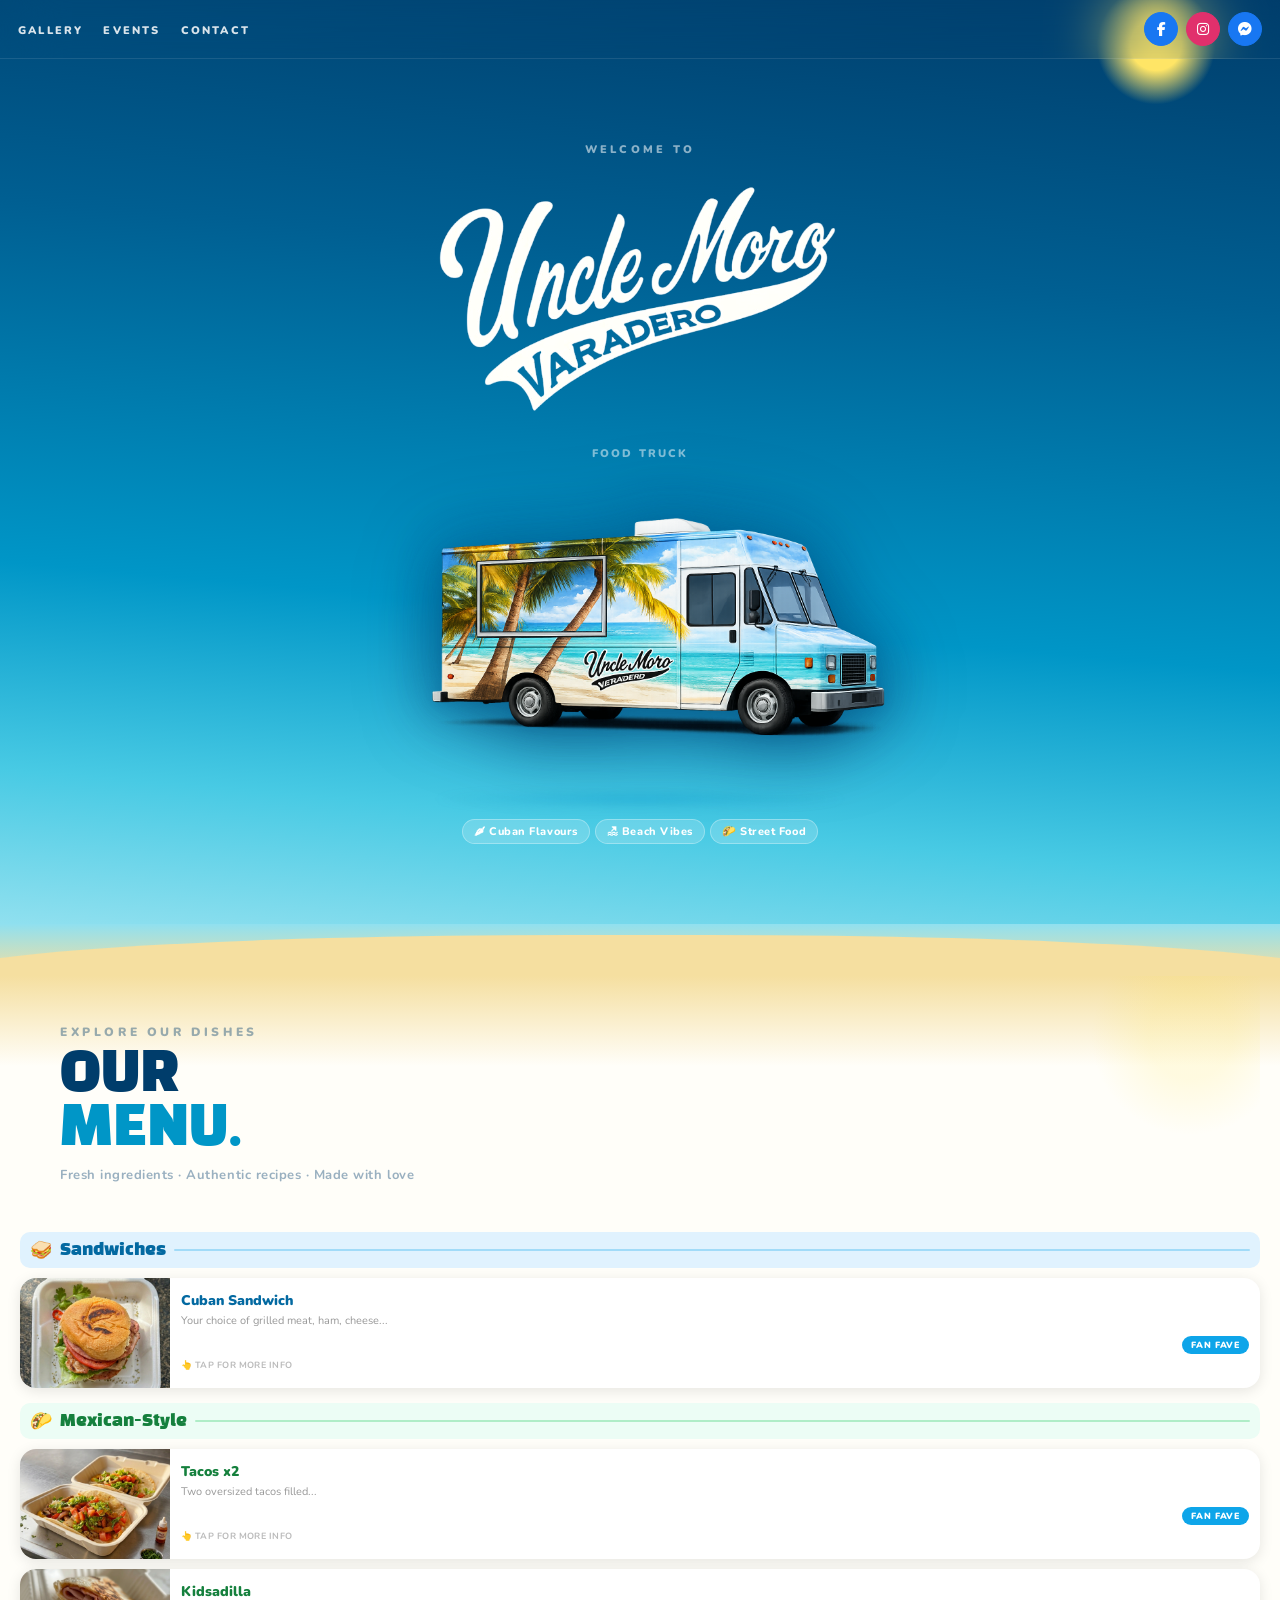
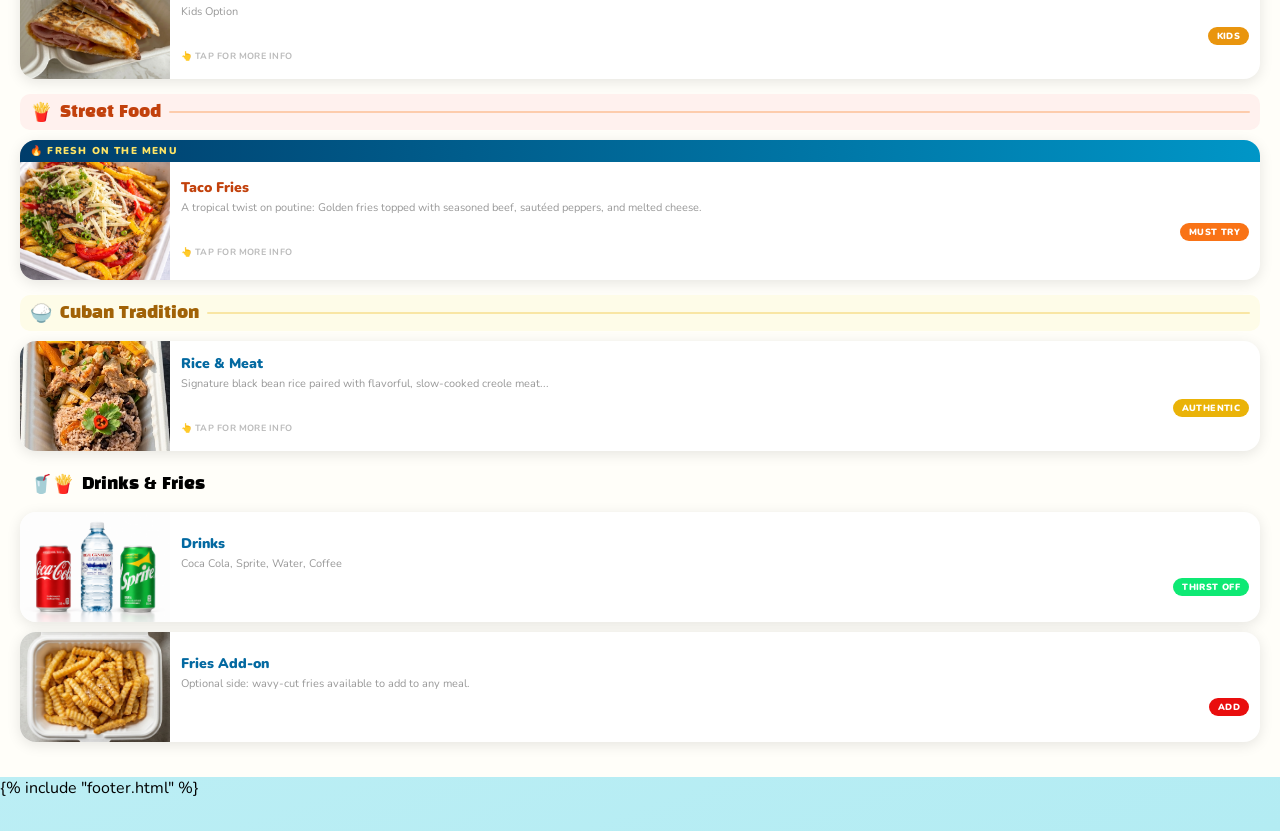
<file: templates/index.html>
<!DOCTYPE html>
<html lang="en">
<head>

<meta charset="utf-8">
<meta name="viewport" content="width=device-width, initial-scale=1, viewport-fit=cover">
<meta name="theme-color" content="#0096c7">

<meta property="og:title" content="Uncle Moro Varadero Food Truck">
<meta property="og:description" content="Authentic Cuban & Street Food.">
<meta property="og:image" content="https://menu-foodtruck.onrender.com/static/images/truck2.png">
<meta property="og:url" content="https://menu-foodtruck.onrender.com">
<meta property="og:type" content="website">

<link href="https://fonts.googleapis.com/css2?family=Pacifico&family=Nunito:wght@400;600;700;800;900&family=Black+Han+Sans&display=swap" rel="stylesheet">
<link rel="stylesheet" href="https://cdnjs.cloudflare.com/ajax/libs/font-awesome/6.5.0/css/all.min.css">
<link rel="stylesheet" href="/static/css/estilo.css">

<title>Uncle Moro Varadero Food Truck</title>

</head>

<body>

<!-- HEADER -->
<div class="hdr">
  <!-- truck photo as subtle background -->
  <div class="truck-bg"></div>

  <nav class="topbar">
    <ul class="topbar-links">
      <li><a href="#">Gallery</a></li>
      <li><a href="#">Events</a></li>
      <li><a href="#info">Contact</a></li>
    </ul>
    <div class="topbar-socials">
      <a href="https://facebook.com/UncleMoroVaraderoFoodTruck" style="background: #1877f2; border-color: #1877f2;" target="_blank" class="soc-btn fb" title="Facebook"><i class="fa-brands fa-facebook-f"></i></a>
      <a href="https://instagram.com/uncle_moro_varadero_food_truck" style="background: #e1306c; border-color: #e1306c;" target="_blank" class="soc-btn ig" title="Instagram"><i class="fa-brands fa-instagram"></i></a>
      <a href="https://m.me/Uncle Moro Varadero Food Truck" style="background: #1877f2; border-color: #1877f2;" target="_blank" class="soc-btn wa" title="Messenger"><i class="fa-brands fa-facebook-messenger"></i></a>
    </div>
  </nav>

  <div class="hdr-inner">
    <div class="brand-eyebrow">Welcome to</div>
 
    <!-- logo circle -->
    <div class="logo-wrap">
      <img src="/static/images/logo.png" alt="Uncle Moro Varadero">
    </div>
 
    <!-- 3D truck image — replaces old truck.png -->
    <div class="brand-loc">Food Truck
      <img src="/static/images/truck2.png" alt="Uncle Moro Food Truck">
    </div>
 
    <div class="pills">
      <span class="pill">🌶 Cuban Flavours</span>
      <span class="pill">🏖 Beach Vibes</span>
      <span class="pill">🌮 Street Food</span>
    </div>
  </div>
</div>

<div class="sand-wrap"></div>

<div class="body">

<div class="menu-intro">
    <div class="menu-intro-text">
      <div class="menu-intro-eyebrow">Explore our dishes</div>
      <div class="menu-intro-title">Our <br><em>Menu.</em></div>
      <div class="menu-intro-sub">Fresh ingredients · Authentic recipes · Made with love</div>
    </div>
  </div>

<!-- SANDWICHES -->
<div class="sec cb">
  <div class="sec-row" style="margin-top: 0 !important;">
    <span class="sec-emoji">🥪</span>
    <span class="sec-name">Sandwiches</span>
    <div class="sec-rule"></div>
  </div>

  <div class="grid g1">

    <div class="card cb wide" onclick="location.href='plates?plate=cuban'">

      <div class="ph ph-bg" style="background:#dbeafe;"><img src="/static/images/pan3.png" style="width:150px; height:110px; object-fit:cover;"></div>

      <div class="card-body">
        <div class="card-name">Cuban Sandwich</div>
        <div class="card-desc">Your choice of grilled meat, ham, cheese...</div>

        <div class="card-btm">
          <span class="price"></span>
          <span class="badge" style="background:#0ea5e9;color:#fff;">Fan Fave</span>
        </div>

        <div class="tap-hint">👆 Tap for more info</div>
      </div>

    </div>

  </div>

</div>


<!-- MEXICAN -->
<div class="sec li">

  <div class="sec-row">
    <span class="sec-emoji">🌮</span>
    <span class="sec-name">Mexican-Style</span>
    <div class="sec-rule"></div>
  </div>

  <div class="grid g1">

    <div class="card cb wide" onclick="location.href='plates?plate=tacos'">

      <div class="ph ph-bg" style="background:#dbeafe;"><img src="/static/images/tacos2.png" style="width:150px; height:110px; object-fit:cover;"></div>

      <div class="card-body">
        <div class="card-name">Tacos x2</div>
        <div class="card-desc">Two oversized tacos filled...</div>

        <div class="card-btm">
          <span class="price"></span>
          <span class="badge" style="background:#0ea5e9;color:#fff;">Fan Fave</span>
        </div>

        <div class="tap-hint">👆 Tap for more info</div>
      </div>

    </div>

  </div>
  <div class="grid g1">

    <div class="card cb wide" onclick="location.href='plates?plate=quesadilla'">

      <div class="ph ph-bg" style="background:#dbeafe;"><img src="/static/images/kid2.png" style="width:150px; height:110px; object-fit:cover;"></div>

      <div class="card-body">
        <div class="card-name">Kidsadilla</div>
        <div class="card-desc">Kids Option</div>

        <div class="card-btm">
          <span class="price"></span>
          <span class="badge" style="background:#e9950e;color:#fff;">Kids</span>
        </div>

        <div class="tap-hint">👆 Tap for more info</div>
      </div>

    </div>

  </div>
</div>


<!-- STREET FOOD -->
<div class="sec cr">

  <div class="sec-row">
    <span class="sec-emoji">🍟</span>
    <span class="sec-name">Street Food</span>
    <div class="sec-rule"></div>
  </div>

  <div class="grid g1">

    <div class="card cb wide" onclick="location.href='plates?plate=tacofries'">

      <div class="star-strip">🔥 FRESH ON THE MENU</div>

      <div class="ph ph-bg" style="background:#fff1ee;"><img src="/static/images/fries2.JPG" style="width:150px; height:140px; object-fit:cover;"></div>

      <div class="card-body" style="margin-top: 20px;">

        <div class="card-name">Taco Fries</div>
        <div class="card-desc">A tropical twist on poutine: Golden fries topped with seasoned beef, sautéed peppers, and melted cheese.</div>

        <div class="card-btm">
          <span class="price"></span>
          <span class="badge" style="background:#f97316;color:#fff;">Must Try</span>
        </div>

        <div class="tap-hint">👆 Tap for more info</div>

      </div>

    </div>

  </div>

</div>


<!-- CUBAN BOWLS -->
<div class="sec go">

  <div class="sec-row">
    <span class="sec-emoji">🍚</span>
    <span class="sec-name">Cuban Tradition</span>
    <div class="sec-rule"></div>
  </div>

  <div class="grid g1">

    <div class="card cb wide" onclick="location.href='plates?plate=rice'">

      <div class="ph ph-bg" style="background:#fff1ee;"><img src="/static/images/rice.png" style="width:150px; height:110px; object-fit:cover;"></div>

      <div class="card-body">

        <div class="card-name">Rice & Meat</div>
        <div class="card-desc">Signature black bean rice paired with flavorful, slow-cooked creole meat...</div>

        <div class="card-btm">
          <span class="price"></span>
          <span class="badge" style="background:#eab308;color:#fff;">Authentic</span>
        </div>

        <div class="tap-hint">👆 Tap for more info</div>

      </div>

    </div>

  </div>

</div>

<!-- Drinks -->
<div class="sec di">

  <div class="sec-row">
    <span class="sec-emoji">🥤🍟</span>
    <span class="sec-name">Drinks & Fries</span>
    <div class="sec-rule"></div>
  </div>

  <div class="grid g1">

    <div class="card cb wide" >

      <div class="ph ph-bg" style="background:#dbeafe;"><img src="/static/images/drinks.png" style="width:150px; height:110px; object-fit:cover;"></div>

      <div class="card-body">
        <div class="card-name">Drinks</div>
        <div class="card-desc">Coca Cola, Sprite, Water, Coffee</div>

        <div class="card-btm">
          <span class="price"></span>
          <span class="badge" style="background:#0ee974;color:#fff;">Thirst off</span>
        </div>
      </div>

    </div>

  </div>
  <div class="grid g1">

    <div class="card cb wide">

      <div class="ph ph-bg" style="background:#dbeafe;"><img src="/static/images/solo_fries.png" style="width:150px; height:110px; object-fit:cover;"></div>

      <div class="card-body">
        <div class="card-name">Fries Add-on</div>
        <div class="card-desc">Optional side: wavy-cut fries available to add to any meal.</div>

        <div class="card-btm">
          <span class="price"></span>
          <span class="badge" style="background:#e90e0e;color:#fff;">Add</span>
        </div>

      </div>

    </div>

  </div>
</div>



</div>


<!-- FOOTER -->
{% include "footer.html" %}

<!-- JS -->
<script src="/static/js/script.js"></script>

</body>
</html>
</file>
<file: static/css/estilo.css>
:root {
  --ocean: #0096c7;
  --deep: #003d6b;
  --sand: #f5dfa0;
  --coral: #f97316;
  --lime: #22c55e;
  --gold: #eab308;
  --sky: #90e0ef;
  --coral: #ff6b35;
}
* { box-sizing: border-box; margin: 0; padding: 0; }
body {
  font-family: 'Nunito', sans-serif;
  background: linear-gradient(160deg, #e0f7fa 0%, #b3ecf3 100%);
  min-height: 100vh;
  padding: 0 0 2rem; 
}


/* ─── HEADER ─── */
.hdr {
  margin-top: 0;
  position: relative;
  text-align: center;
  overflow: hidden;
  padding: clamp(1.2rem, 4vw, 2rem) 1rem clamp(3rem, 8vw, 5rem);
  background: linear-gradient(185deg, #003d6b 0%, #005f92 30%, #0096c7 65%, #48cae4 85%, #90e0ef 100%);
}
 
/* sun decoration */
.hdr::before {
  content: '';
  position: absolute; top: -15px; right: 5%;
  width: clamp(70px, 16vw, 120px); height: clamp(70px, 16vw, 120px);
  background: radial-gradient(circle, #ffe566 30%, transparent 70%);
  pointer-events: none;
}
 
/* shimmer lines */
.shimmer {
  position: absolute; bottom: 40px; left: 0; right: 0; height: 24px;
  background: repeating-linear-gradient(90deg, rgba(255,255,255,.08) 0, rgba(255,255,255,.08) 3px, transparent 3px, transparent 18px);
}
 
/* ── truck background image ── */
.truck-bg {
  position: absolute;
  inset: 0;
  background-size: cover;
  background-position: center 45%;
  opacity: .18;
  pointer-events: none;
}
 
/* ── content ── */
.hdr-inner {
  margin-top: 110px;
  position: relative;
  z-index: 2;
  display: flex;
  flex-direction: column;
  align-items: center;
}

 
.brand-eyebrow {
  font-size: clamp(9px, 1.8vw, 11px);
  font-weight: 900;
  letter-spacing: .3em;
  text-transform: uppercase;
  color: rgba(255,255,255,.55);
}
.logo-wrap {
  margin: clamp(8px, 2.5vw, 18px) auto;
  width: clamp(220px, 60vw, 420px);
  animation: logo-drop .9s .1s cubic-bezier(.22,1,.36,1) both;
}
@keyframes logo-drop {
  from { opacity: 0; transform: translateY(-18px) scale(.9); }
  to   { opacity: 1; transform: translateY(0) scale(1); }
}
.logo-wrap img {
  width: 100%;
  height: auto;
  display: block;
  /* blanco puro + glow cálido dorado para hacer match con el sol/arena del camión */
  filter: invert(1) brightness(1.1) drop-shadow(0 15px 35px rgba(0, 0, 0, -0.5));
}
 
/* ── TRUCK 3D IMAGE ── */
.brand-loc {
  width: 100%;
  position: relative;
  margin-top: clamp(-10px, -2vw, -6px);
  /* negative margin pulls truck up, overlapping logo area slightly */
}

.brand-loc img {
  width: clamp(260px, 88vw, 520px);
  max-width: 100%;
  height: auto;
  display: block;
  margin: 0 auto;

  /* key visual effects */
  filter:
    drop-shadow(0 -8px 24px rgba(0, 150, 200, .35))   /* sky glow from above  */
    drop-shadow(0  8px 32px rgba(0,  20,  60, .55))   /* ground shadow below  */
    drop-shadow(0  2px  8px rgba(0,  80, 150, .3));   /* subtle edge depth    */

  animation: truck-roll .95s .25s cubic-bezier(.22,1,.36,1) both;

  /* subtle float loop */
  animation: truck-roll .95s .25s cubic-bezier(.22,1,.36,1) both,
             truck-float 5s 1.2s ease-in-out infinite;
}

@keyframes truck-roll {
  from { opacity: 0; transform: translateX(-40px) scale(.93); }
  to   { opacity: 1; transform: translateX(0) scale(1); }
}
@keyframes truck-float {
  0%, 100% { transform: translateY(0); }
  50%       { transform: translateY(-6px); }
}

/* ground reflection strip under truck */
.brand-loc::after {
  content: '';
  display: block;
  margin: clamp(-18px,-4vw,-10px) auto 0;
  width: clamp(200px, 70vw, 420px);
  height: clamp(12px, 3vw, 20px);
  background: radial-gradient(ellipse at center,
    rgba(0, 150, 200, .35) 0%,
    transparent 70%
  );
  border-radius: 50%;
  filter: blur(4px);
}

/* brand text hidden — logo image IS the brand */
.brand-uncle { display: none; }
.brand-vara  { display: none; }
 
.brand-loc {
  font-size: clamp(9px, 1.8vw, 11px);
  font-weight: 900;
  letter-spacing: .2em;
  text-transform: uppercase;
  color: rgba(255,255,255,.5);
  margin-top: 6px;
}
 
.pills {
  display: flex;
  justify-content: center;
  gap: 5px;
  flex-wrap: wrap;
  margin-top: 10px;
}
.pill {
  background: rgba(255,255,255,.18);
  border: 1px solid rgba(255,255,255,.3);
  color: #fff;
  font-size: clamp(9px, 1.8vw, 11px);
  font-weight: 800;
  padding: 4px 11px;
  border-radius: 20px;
  letter-spacing: .05em;
}
.palms { font-size: clamp(22px, 5vw, 32px); letter-spacing: 8px; margin-bottom: 4px; position: relative; z-index:1; }
.brand-eyebrow { font-size: clamp(9px,1.8vw,11px); font-weight:900; letter-spacing:.3em; text-transform:uppercase; color:rgba(255,255,255,.55); position:relative;z-index:1; }
.brand-uncle { font-family:'Pacifico',cursive; font-size:clamp(32px,9vw,56px); color:#fff; text-shadow:2px 4px 0 rgba(0,50,90,.5); line-height:1; position:relative;z-index:1; }
.brand-vara { font-family:'Pacifico',cursive; font-size:clamp(14px,4vw,24px); color:#ffe566; text-shadow:1px 2px 0 rgba(0,50,80,.4); position:relative;z-index:1; margin-top:2px; }
.brand-loc { font-size:clamp(9px,1.8vw,11px); font-weight:900; letter-spacing:.2em; text-transform:uppercase; color:rgba(255,255,255,.5); margin-top:6px; position:relative;z-index:1; }
.pills { display:flex; justify-content:center; gap:5px; flex-wrap:wrap; margin-top:10px; position:relative;z-index:1; }
.pill { background:rgba(255,255,255,.18); border:1px solid rgba(255,255,255,.3); color:#fff; font-size:clamp(9px,1.8vw,11px); font-weight:800; padding:4px 11px; border-radius:20px; letter-spacing:.05em; }

.sand-wrap { height: clamp(32px,6vw,52px); background:linear-gradient(180deg,#90e0ef 0%,#f5dfa0 100%); overflow:hidden; position:relative; }
.sand-wrap::after { content:''; position:absolute; bottom:0; left:-5%; right:-5%; height:80%; background:#f5dfa0; border-radius:55% 55% 0 0/50px 50px 0 0; }


 /* ─── TOP NAV BAR ─── */
.topbar {
  position: fixed;
  top: 0px; left: 0; right: 0;
  z-index: 30;
  display: flex;
  align-items: center;
  justify-content: space-between;
  padding: clamp(.6rem,2vw,1rem) clamp(1rem,4vw,2.5rem);
  background: rgba(0,20,50,.35);
  backdrop-filter: blur(30px);
  border-bottom: 1px solid rgba(255,255,255,.1);
}
 
.topbar-links {
  display: flex;
  gap: clamp(8px,2vw,20px);
  list-style: none;
}
.topbar-links a {
  font-size: clamp(9px,1.8vw,11px);
  font-weight: 900;
  letter-spacing: .2em;
  text-transform: uppercase;
  color: rgba(255,255,255,.85);
  text-decoration: none;
  transition: color .2s;
}
.topbar-links a:hover { color: var(--gold); }
 
.topbar-socials {
  display: flex;
  gap: 8px;
  align-items: center;
}
.soc-btn {
  display: flex; align-items: center; justify-content: center;
  width: clamp(28px,6vw,34px); height: clamp(28px,6vw,34px);
  border-radius: 50%;
  background: rgba(255,255,255,.14);
  border: 1.5px solid rgba(255,255,255,.28);
  color: #fff;
  font-size: clamp(12px,2.8vw,14px);
  text-decoration: none;
  transition: background .2s, transform .2s;
}
 
.logo-ring img { width: 100%; height: 100%; object-fit: cover; display: block; }

.menu-section {
  padding: clamp(2rem, 6vw, 4rem) clamp(1rem, 4vw, 2.5rem);
  max-width: 1100px;
  margin: 0 auto;
}
 
/* ── Section title ── */
.menu-intro {
  padding: clamp(1.8rem,5vw,3rem) clamp(1.2rem,4vw,2.5rem);
  display: flex;
  align-items: center;
  justify-content: space-between;
  gap: 1.5rem;
  flex-wrap: wrap;
  position: relative;
  overflow: hidden;
}
.menu-intro::before {
  content:'';
  position:absolute; top:-40px; right:-30px;
  width:clamp(120px,28vw,200px); height:clamp(120px,28vw,200px);
  background:radial-gradient(circle,rgba(255,229,80,.15) 30%,transparent 70%);
  pointer-events:none;
}
.menu-intro-text { position:relative; z-index:1; }
.menu-intro-eyebrow {
  font-size:clamp(12px,2vw,11px); font-weight:900;
  letter-spacing:.3em; text-transform:uppercase;
  color: rgba(0,61,107,.4); margin-bottom:.5rem;
}
.menu-intro-title {
  font-family:'Black Han Sans',sans-serif;
  font-size:clamp(50px,7vw,54px);
  line-height:1; color: var(--deep); text-transform:uppercase;
}
.menu-intro-title em { font-style:normal; color: var(--ocean);; }
.menu-intro-sub {
  font-size:clamp(12px,2.2vw,13px); font-weight:700;
  color: rgba(0,61,107,.4); margin-top:.6rem; letter-spacing:.04em;
}

/* ─── BODY ─── */
.body { background:linear-gradient(180deg,#f5dfa0 0,#fffef9 90px); padding:0 clamp(.6rem,3vw,1.25rem); padding-bottom: 25px; }

/* ─── SECTION ─── */
.sec { margin-top: clamp(.8rem,1.1rem); }


.sec-row { display:flex; align-items:center; gap:8px; margin-bottom:10px; padding:6px 10px; border-radius:10px; margin-top: 15px;}

.sec-emoji { font-size:clamp(14px,3vw,18px); }
.sec-name { font-family:'Black Han Sans',sans-serif; font-size:clamp(13px,3.5vw,16px); white-space:nowrap; }
.sec-rule { flex:1; height:2px; border-radius:2px; opacity:.3; }

/* ─── GRID ─── */
.grid { display:flow; gap:clamp(8px,2vw,12px); }
.g1 { grid-template-columns: 1fr; margin-bottom: 10px;}
.g2 { grid-template-columns: repeat(auto-fill, minmax(min(100%,148px), 1fr)); }

/* ─── CARD ─── */
.card {
  background:#fff; border-radius:16px; overflow:hidden;
  box-shadow:0 3px 14px rgba(0,0,0,.1);
  cursor:pointer;
  transition: transform .18s, box-shadow .18s;
  position: relative;
}
.card:hover { transform:translateY(-3px); box-shadow:0 8px 22px rgba(0,0,0,.15); }
.card:active { transform:scale(.98); }
.card.wide { display:flex; flex-direction:row; }
.card.wide .ph { width:clamp(100px,30%,150px); min-width:clamp(100px,30%,150px); aspect-ratio:unset; min-height:110px; }

.star-strip {
  position:absolute; top:0; left:0; right:0;
  background:linear-gradient(90deg,#003d6b,#0096c7);
  color:#ffe566; font-size:10px; font-weight:900;
  letter-spacing:.12em; text-transform:uppercase;
  padding:4px 10px; display:flex; align-items:center; gap:5px;
  z-index:2;
}

.ph {
  width:100%; aspect-ratio:4/3;
  display:flex; flex-direction:column; align-items:center; justify-content:center;
  font-size:clamp(28px,8vw,40px); gap:3px; overflow:hidden;
}
.ph img { width:100%; height:100%; object-fit:cover; }
.ph-label { font-size:9px; font-weight:800; letter-spacing:.1em; text-transform:uppercase; opacity:.25; }

.card-body { padding:clamp(7px,2vw,10px) clamp(8px,2vw,11px) clamp(9px,2vw,12px); flex:1; display:flex; flex-direction:column; justify-content:center; }
.card-name { font-weight:900; font-size:clamp(12px,3vw,14px); line-height:1.2; }
.card-desc { font-size:clamp(10px,2.2vw,11px); color:#999; margin-top:3px; line-height:1.4; }
.card-btm { display:flex; align-items:center; justify-content:space-between; margin-top:7px; flex-wrap:wrap; gap:4px; }
.price { font-family:'Pacifico',cursive; font-size:clamp(16px,4.5vw,20px); }
.badge { font-size:9px; font-weight:900; padding:3px 9px; border-radius:20px; letter-spacing:.04em; text-transform:uppercase; }
.tap-hint { font-size:9px; color:#bbb; font-weight:700; margin-top:5px; letter-spacing:.05em; text-transform:uppercase; display:flex; align-items:center; gap:3px; }

/* colour palettes */
.cb .ph-bg { background:#dbeafe; } .cb .card-name,.cb .price { color:#0369a1; } .cb .badge { background:#0ea5e9; color:#fff; } .cb .sec-row { background:#e0f2fe; } .cb .sec-name { color:#0369a1; } .cb .sec-rule { background:#0ea5e9; }
.li .ph-bg { background:#ecfdf5; } .li .card-name,.li .price { color:#15803d; } .li .badge { background:#22c55e; color:#fff; } .li .sec-row { background:#ecfdf5; } .li .sec-name { color:#15803d; } .li .sec-rule { background:#22c55e; }
.cr .ph-bg { background:#fff1ee; } .cr .card-name,.cr .price { color:#c2410c; } .cr .badge { background:#f97316; color:#fff; } .cr .sec-row { background:#fff1ee; } .cr .sec-name { color:#c2410c; } .cr .sec-rule { background:#f97316; }
.go .ph-bg { background:#fefce8; } .go .card-name,.go .price { color:#a16207; } .go .badge { background:#eab308; color:#fff; } .go .sec-row { background:#fefce8; } .go .sec-name { color:#a16207; } .go .sec-rule { background:#eab308; }
.di .ph-bg { background:#fefce8; } .go .card-name,.go .price { color:#0369a1; } .cb .badge { background:#0ea5e9; color:#fff; } .cb .sec-row { background:#e0f2fe; } .cb .sec-name { color:#0369a1; } .cb .sec-rule { background:#0ea5e9; }

/* ─── MODAL ─── */
.overlay {
  display:none; position:fixed; inset:0; z-index:100;
  background:rgba(0,30,60,.72); backdrop-filter:blur(4px);
  align-items:flex-end; justify-content:center;
  padding: 0;
}
.overlay.open { display:flex; }

.modal {
  background:#fff; border-radius:24px 24px 0 0;
  width:100%; max-width:540px; max-height:88vh;
  overflow-y:auto; padding-bottom: env(safe-area-inset-bottom, 16px);
  animation: slideUp .3s cubic-bezier(.22,.68,0,1.2);
}
@media (min-width:560px) {
  .overlay { align-items:center; padding:1rem; }
  .modal { border-radius:24px; max-height:80vh; }
}
@keyframes slideUp { from { transform:translateY(100%); opacity:0; } to { transform:translateY(0); opacity:1; } }

.modal-img { width:100%; aspect-ratio:16/9; object-fit:cover; border-radius:24px 24px 0 0; font-size:60px; display:flex; align-items:center; justify-content:center; }
@media (min-width:560px) { .modal-img { border-radius:24px 24px 0 0; } }

.modal-body { padding:1.25rem 1.25rem 1.5rem; }
.modal-cat { font-size:10px; font-weight:900; letter-spacing:.2em; text-transform:uppercase; margin-bottom:6px; }
.modal-name { font-family:'Pacifico',cursive; font-size:clamp(22px,6vw,28px); line-height:1.1; color:#1a1208; }
.modal-price { font-family:'Pacifico',cursive; font-size:26px; margin-top:8px; }
.modal-divider { border:none; border-top:1.5px dashed #eee; margin:12px 0; }
.modal-section-label { font-size:10px; font-weight:900; letter-spacing:.2em; text-transform:uppercase; color:#bbb; margin-bottom:5px; }
.modal-desc { font-size:14px; color:#444; line-height:1.65; }
.modal-inspiration { font-size:13px; color:#666; line-height:1.6; font-style:italic; }
.modal-tags { display:flex; flex-wrap:wrap; gap:6px; margin-top:10px; }
.modal-tag { font-size:10px; font-weight:800; padding:3px 10px; border-radius:20px; letter-spacing:.04em; }
.modal-close {
  position:sticky; bottom:0; width:100%;
  background:linear-gradient(135deg,#003d6b,#0096c7);
  color:#fff; font-family:'Pacifico',cursive;
  font-size:16px; padding:14px;
  border:none; cursor:pointer; letter-spacing:.03em;
  margin-top:1rem;
  border-radius:0;
}

/* ─── FOOTER ─── */
.ftr {
  margin:1.25rem clamp(.6rem,3vw,1rem) 1rem;
  background:linear-gradient(135deg,#003d6b 0%,#0096c7 100%);
  border-radius:16px; padding:1rem 1.25rem;
  display:flex; justify-content:space-between; align-items:center; flex-wrap:wrap; gap:8px;
}
.ftr-brand { font-family:'Pacifico',cursive; font-size:clamp(14px,4vw,18px); color:#fff; text-shadow:1px 2px 0 rgba(0,0,0,.25); }
.ftr-sub { font-size:10px; font-weight:800; color:rgba(255,255,255,.6); letter-spacing:.12em; text-transform:uppercase; margin-top:2px; }
.ftr-right { display:flex; flex-direction:column; align-items:flex-end; gap:5px; }
.ftr-badge { background:rgba(255,255,255,.18); border:1px solid rgba(255,255,255,.32); color:#fff; font-size:10px; font-weight:900; padding:4px 12px; border-radius:20px; letter-spacing:.06em; text-transform:uppercase; }
.ftr-pay { font-size:10px; font-weight:800; color:rgba(255,255,255,.5); letter-spacing:.1em; text-transform:uppercase; }


.topbar {
    position: fixed;
    top: 0;
    left: 0;
    right: 0;
    z-index: 200;
    display: flex;
    align-items: center;
    justify-content: space-between;
    padding: 12px 18px;
    background: transparent;
    transition: background .3s;
}

.cart-btn {
    display: flex !important; /* Forzamos el display */
    align-items: center;
    gap: 6px;
    background: #ff6b35 !important; /* Usamos el color directo en lugar de var */
    color: #ffffff !important;
    font-size: 13px;
    font-weight: 900;
    padding: 8px 16px;
    border-radius: 30px;
    cursor: pointer;
    border: none;
    text-transform: uppercase;
    box-shadow: 0 3px 14px rgba(255, 107, 53, .5);
}
</file>
